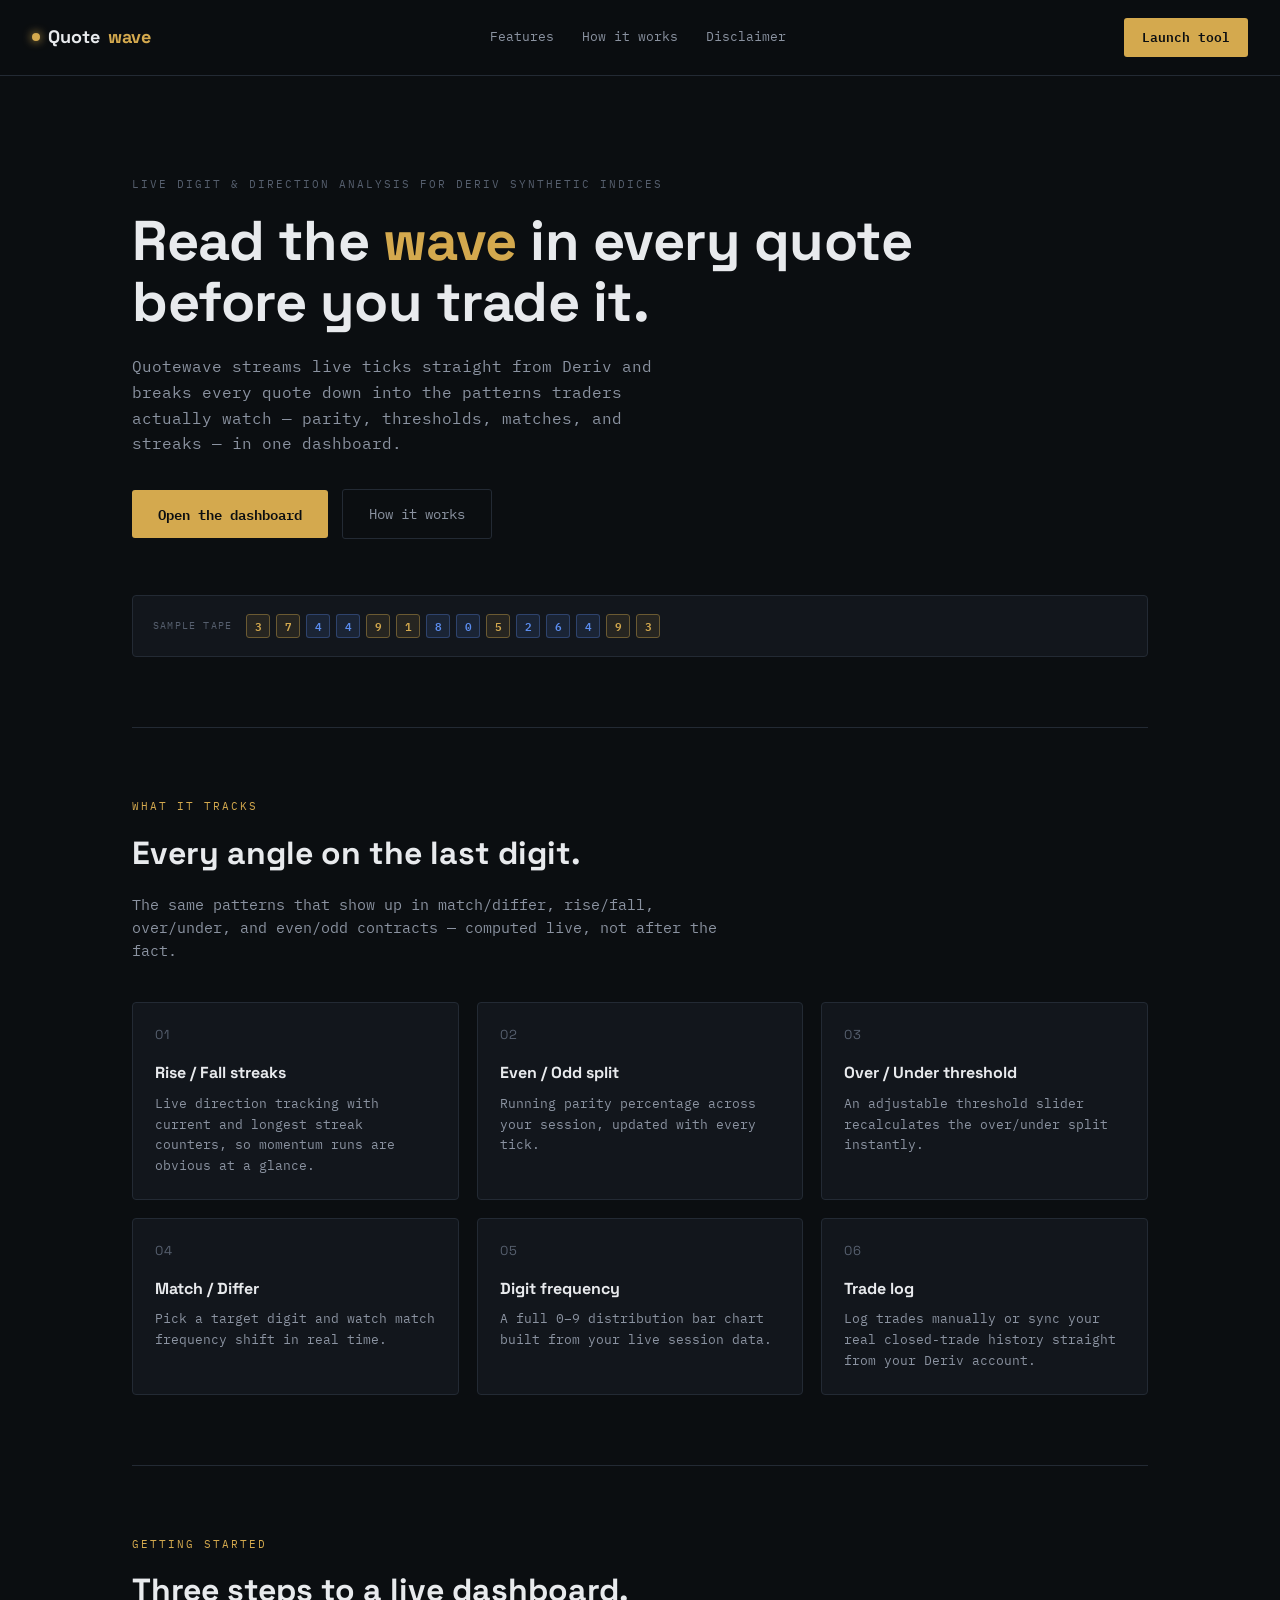
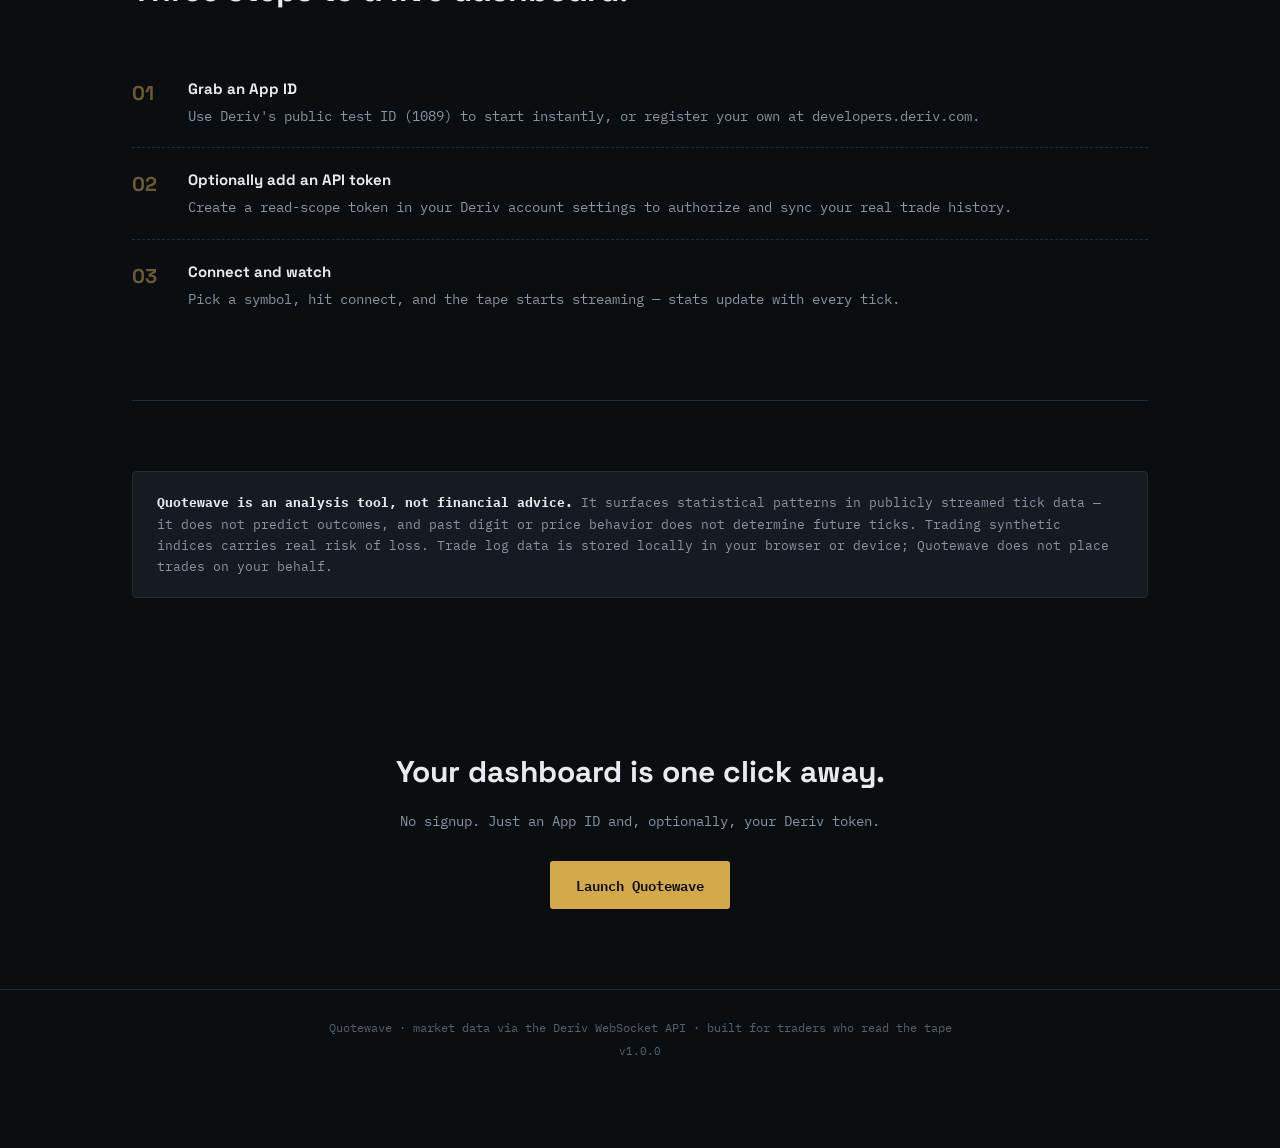
<file: index.html>
<!DOCTYPE html>
<html lang="en">
<head>
<meta charset="UTF-8">
<meta name="viewport" content="width=device-width, initial-scale=1.0">
<title>Quotewave — Live Tick Analysis for Deriv Synthetic Markets</title>
<link rel="stylesheet" href="css/style.css">
<link rel="stylesheet" href="css/landing.css">
<link rel="stylesheet" href="css/responsive.css">
</head>
<body>

<header>
  <div class="logo"><span class="dot"></span>Quote<span>wave</span></div>
  <nav>
    <a href="#features">Features</a>
    <a href="#how">How it works</a>
    <a href="#disclaimer">Disclaimer</a>
  </nav>
  <a class="cta" href="app.html">Launch tool</a>
</header>

<main>
  <section class="hero">
    <div class="eyebrow">Live digit &amp; direction analysis for Deriv synthetic indices</div>
    <h1>Read the <span class="wave">wave</span> in every quote before you trade it.</h1>
    <p class="lead">Quotewave streams live ticks straight from Deriv and breaks every quote down into the patterns traders actually watch — parity, thresholds, matches, and streaks — in one dashboard.</p>
    <div class="hero-actions">
      <a class="btn-primary" href="app.html">Open the dashboard</a>
      <a class="btn-ghost" href="#how">How it works</a>
    </div>

    <div class="tape-preview">
      <div class="lbl">Sample tape</div>
      <div class="tape-chips" id="sampleTape"></div>
    </div>
  </section>

  <section class="section" id="features">
    <div class="section-head">
      <div class="eyebrow">What it tracks</div>
      <h2>Every angle on the last digit.</h2>
      <p>The same patterns that show up in match/differ, rise/fall, over/under, and even/odd contracts — computed live, not after the fact.</p>
    </div>
    <div class="grid">
      <div class="card"><div class="num">01</div><h3>Rise / Fall streaks</h3><p>Live direction tracking with current and longest streak counters, so momentum runs are obvious at a glance.</p></div>
      <div class="card"><div class="num">02</div><h3>Even / Odd split</h3><p>Running parity percentage across your session, updated with every tick.</p></div>
      <div class="card"><div class="num">03</div><h3>Over / Under threshold</h3><p>An adjustable threshold slider recalculates the over/under split instantly.</p></div>
      <div class="card"><div class="num">04</div><h3>Match / Differ</h3><p>Pick a target digit and watch match frequency shift in real time.</p></div>
      <div class="card"><div class="num">05</div><h3>Digit frequency</h3><p>A full 0–9 distribution bar chart built from your live session data.</p></div>
      <div class="card"><div class="num">06</div><h3>Trade log</h3><p>Log trades manually or sync your real closed-trade history straight from your Deriv account.</p></div>
    </div>
  </section>

  <section class="section" id="how">
    <div class="section-head">
      <div class="eyebrow">Getting started</div>
      <h2>Three steps to a live dashboard.</h2>
    </div>
    <div class="steps">
      <div class="step"><div class="idx">01</div><div><h3>Grab an App ID</h3><p>Use Deriv's public test ID (1089) to start instantly, or register your own at developers.deriv.com.</p></div></div>
      <div class="step"><div class="idx">02</div><div><h3>Optionally add an API token</h3><p>Create a read-scope token in your Deriv account settings to authorize and sync your real trade history.</p></div></div>
      <div class="step"><div class="idx">03</div><div><h3>Connect and watch</h3><p>Pick a symbol, hit connect, and the tape starts streaming — stats update with every tick.</p></div></div>
    </div>
  </section>

  <section class="section" id="disclaimer">
    <div class="disclaimer">
      <b>Quotewave is an analysis tool, not financial advice.</b> It surfaces statistical patterns in publicly streamed tick data — it does not predict outcomes, and past digit or price behavior does not determine future ticks. Trading synthetic indices carries real risk of loss. Trade log data is stored locally in your browser or device; Quotewave does not place trades on your behalf.
    </div>
  </section>

  <section class="cta-band">
    <h2>Your dashboard is one click away.</h2>
    <p>No signup. Just an App ID and, optionally, your Deriv token.</p>
    <a class="btn-primary" href="app.html">Launch Quotewave</a>
  </section>
</main>

<footer>
  Quotewave · market data via the Deriv WebSocket API · built for traders who read the tape
  <div style="margin-top:6px; color:var(--dim); font-size:10.5px;">v1.0.0</div>
</footer>

<script>
  const digits = [3,7,4,4,9,1,8,0,5,2,6,4,9,3];
  const wrap = document.getElementById('sampleTape');
  digits.forEach(d => {
    const c = document.createElement('div');
    c.className = 'tchip ' + (d % 2 === 0 ? 'e' : 'o');
    c.textContent = d;
    wrap.appendChild(c);
  });
</script>

</body>
</html>
</file>
<file: css/style.css>
/* Quotewave — style.css
   Shared design tokens, resets, and base element styles used by both
   the landing page and the dashboard. */

  @import url('https://fonts.googleapis.com/css2?family=Space+Grotesk:wght@500;600;700&family=IBM+Plex+Mono:wght@400;500;600&display=swap');

  :root{
    --bg: #0B0E11;
    --panel: #12161C;
    --panel-2: #161B22;
    --border: #232A34;
    --text: #E8EAED;
    --muted: #8B93A1;
    --dim: #565F6E;
    --gold: #D4A94E;
    --gold-dim: #6B5A32;
    --blue: #5B8DEF;
    --green: #3FB68B;
    --red: #E5484D;
    --radius: 3px;
  }

  *{box-sizing:border-box;margin:0;padding:0;}
  html,body{background:var(--bg);color:var(--text);}
  body{
    font-family:'IBM Plex Mono', monospace;
    font-size:13px;
    line-height:1.5;
    min-height:100vh;
    padding-bottom:60px;
  }
  h1,h2,h3,.display{font-family:'Space Grotesk', sans-serif;}

  ::selection{background:var(--gold-dim); color:var(--text);}

  a{color:var(--gold);}
</file>
<file: css/landing.css>
/* Quotewave — landing.css
   Styles specific to index.html (the landing page). */

  @import url('https://fonts.googleapis.com/css2?family=Space+Grotesk:wght@500;600;700&family=IBM+Plex+Mono:wght@400;500;600&display=swap');

  :root{
    --bg:#0B0E11; --panel:#12161C; --panel-2:#161B22; --border:#232A34;
    --text:#E8EAED; --muted:#8B93A1; --dim:#565F6E;
    --gold:#D4A94E; --gold-dim:#6B5A32; --blue:#5B8DEF; --green:#3FB68B; --red:#E5484D;
  }
  *{box-sizing:border-box; margin:0; padding:0;}
  html{scroll-behavior:smooth;}
  body{ background:var(--bg); color:var(--text); font-family:'IBM Plex Mono', monospace; font-size:14px; line-height:1.6; }
  h1,h2,h3,.display{ font-family:'Space Grotesk', sans-serif; }
  a{ color:inherit; text-decoration:none; }

  header{
    position:sticky; top:0; z-index:50;
    display:flex; align-items:center; justify-content:space-between;
    padding:18px 32px; border-bottom:1px solid var(--border);
    background:rgba(11,14,17,0.9); backdrop-filter:blur(6px);
  }
  .logo{ font-family:'Space Grotesk',sans-serif; font-weight:700; font-size:18px; display:flex; align-items:center; gap:8px; }
  .logo .dot{ width:8px; height:8px; border-radius:50%; background:var(--gold); box-shadow:0 0 10px var(--gold); }
  .logo span{ color:var(--gold); }
  nav{ display:flex; gap:28px; font-size:13px; color:var(--muted); }
  nav a:hover{ color:var(--text); }
  .cta{
    background:var(--gold); color:#0B0E11; padding:9px 18px; border-radius:3px;
    font-weight:600; font-size:13px; transition:background .15s;
  }
  .cta:hover{ background:#E3BC66; }

  main{ max-width:1080px; margin:0 auto; padding:0 32px; }

  /* Hero */
  .hero{ padding:100px 0 70px; text-align:left; position:relative; }
  .hero .eyebrow{ font-size:11px; letter-spacing:2px; text-transform:uppercase; color:var(--dim); margin-bottom:18px; }
  .hero h1{
    font-size:56px; font-weight:700; line-height:1.08; letter-spacing:-0.5px;
    max-width:820px; margin-bottom:22px;
  }
  .hero h1 .wave{ color:var(--gold); }
  .hero p.lead{ font-size:16px; color:var(--muted); max-width:560px; margin-bottom:32px; }
  .hero-actions{ display:flex; gap:14px; align-items:center; }
  .btn-primary{
    background:var(--gold); color:#0B0E11; padding:13px 26px; border-radius:3px;
    font-weight:600; font-size:14px; display:inline-block;
  }
  .btn-ghost{
    border:1px solid var(--border); padding:13px 26px; border-radius:3px;
    color:var(--muted); font-size:14px; display:inline-block;
  }
  .btn-ghost:hover{ border-color:var(--gold-dim); color:var(--text); }

  /* Live tape preview strip — signature element */
  .tape-preview{
    margin-top:56px; padding:18px 20px; background:var(--panel); border:1px solid var(--border);
    border-radius:4px; display:flex; align-items:center; gap:14px; overflow:hidden;
  }
  .tape-preview .lbl{ font-size:10px; letter-spacing:1.2px; text-transform:uppercase; color:var(--dim); white-space:nowrap; }
  .tape-chips{ display:flex; gap:6px; }
  .tchip{ width:24px; height:24px; border-radius:3px; display:flex; align-items:center; justify-content:center; font-size:11px; font-weight:600; border:1px solid var(--border); }
  .tchip.e{ background:rgba(91,141,239,0.12); color:var(--blue); border-color:rgba(91,141,239,0.3); }
  .tchip.o{ background:rgba(212,169,78,0.1); color:var(--gold); border-color:var(--gold-dim); }

  /* Feature grid */
  .section{ padding:70px 0; border-top:1px solid var(--border); }
  .section-head{ margin-bottom:40px; max-width:600px; }
  .section-head .eyebrow{ font-size:11px; letter-spacing:2px; text-transform:uppercase; color:var(--gold); margin-bottom:12px; }
  .section-head h2{ font-size:32px; font-weight:700; margin-bottom:14px; }
  .section-head p{ color:var(--muted); font-size:14.5px; }

  .grid{ display:grid; grid-template-columns:repeat(3, 1fr); gap:18px; }

  .card{
    background:var(--panel); border:1px solid var(--border); border-radius:4px; padding:22px;
  }
  .card .num{ font-family:'Space Grotesk',sans-serif; font-size:13px; color:var(--dim); margin-bottom:14px; letter-spacing:1px; }
  .card h3{ font-size:16px; margin-bottom:8px; }
  .card p{ color:var(--muted); font-size:13px; }

  /* How it works */
  .steps{ display:flex; flex-direction:column; gap:0; }
  .step{ display:flex; gap:22px; padding:20px 0; border-bottom:1px dashed var(--border); }
  .step:last-child{ border-bottom:none; }
  .step .idx{ font-family:'Space Grotesk',sans-serif; font-weight:700; font-size:20px; color:var(--gold-dim); width:34px; flex:0 0 auto; }
  .step h3{ font-size:15px; margin-bottom:5px; }
  .step p{ color:var(--muted); font-size:13.5px; }

  /* Disclaimer band */
  .disclaimer{
    background:var(--panel-2); border:1px solid var(--border); border-radius:4px;
    padding:20px 24px; font-size:12.5px; color:var(--muted); line-height:1.7;
  }
  .disclaimer b{ color:var(--text); }

  /* CTA band */
  .cta-band{ text-align:center; padding:80px 0; }
  .cta-band h2{ font-size:30px; margin-bottom:14px; }
  .cta-band p{ color:var(--muted); margin-bottom:28px; }

  footer{
    border-top:1px solid var(--border); padding:28px 32px; text-align:center;
    color:var(--dim); font-size:12px;
  }
</file>
<file: css/responsive.css>
/* Quotewave — responsive.css
   Small-screen overrides for both pages. Loaded last so it can override
   the base component rules at matching specificity. */

  @media (max-width:820px){ .engine-meters{ grid-template-columns:repeat(2, 1fr); } }

  @media (max-width:520px){ .tick-grid{ grid-template-columns:repeat(4, 1fr); } }

@media (prefers-reduced-motion: reduce){
    .chip{ animation:none; }
    *{ transition:none !important; }
  }

  @media (max-width:820px){ .grid{ grid-template-columns:1fr; } .hero h1{ font-size:38px; } }

@media (max-width:820px){ .settings-grid{ grid-template-columns:repeat(2, 1fr); } }
@media (max-width:480px){ .settings-grid{ grid-template-columns:1fr; } }
</file>
